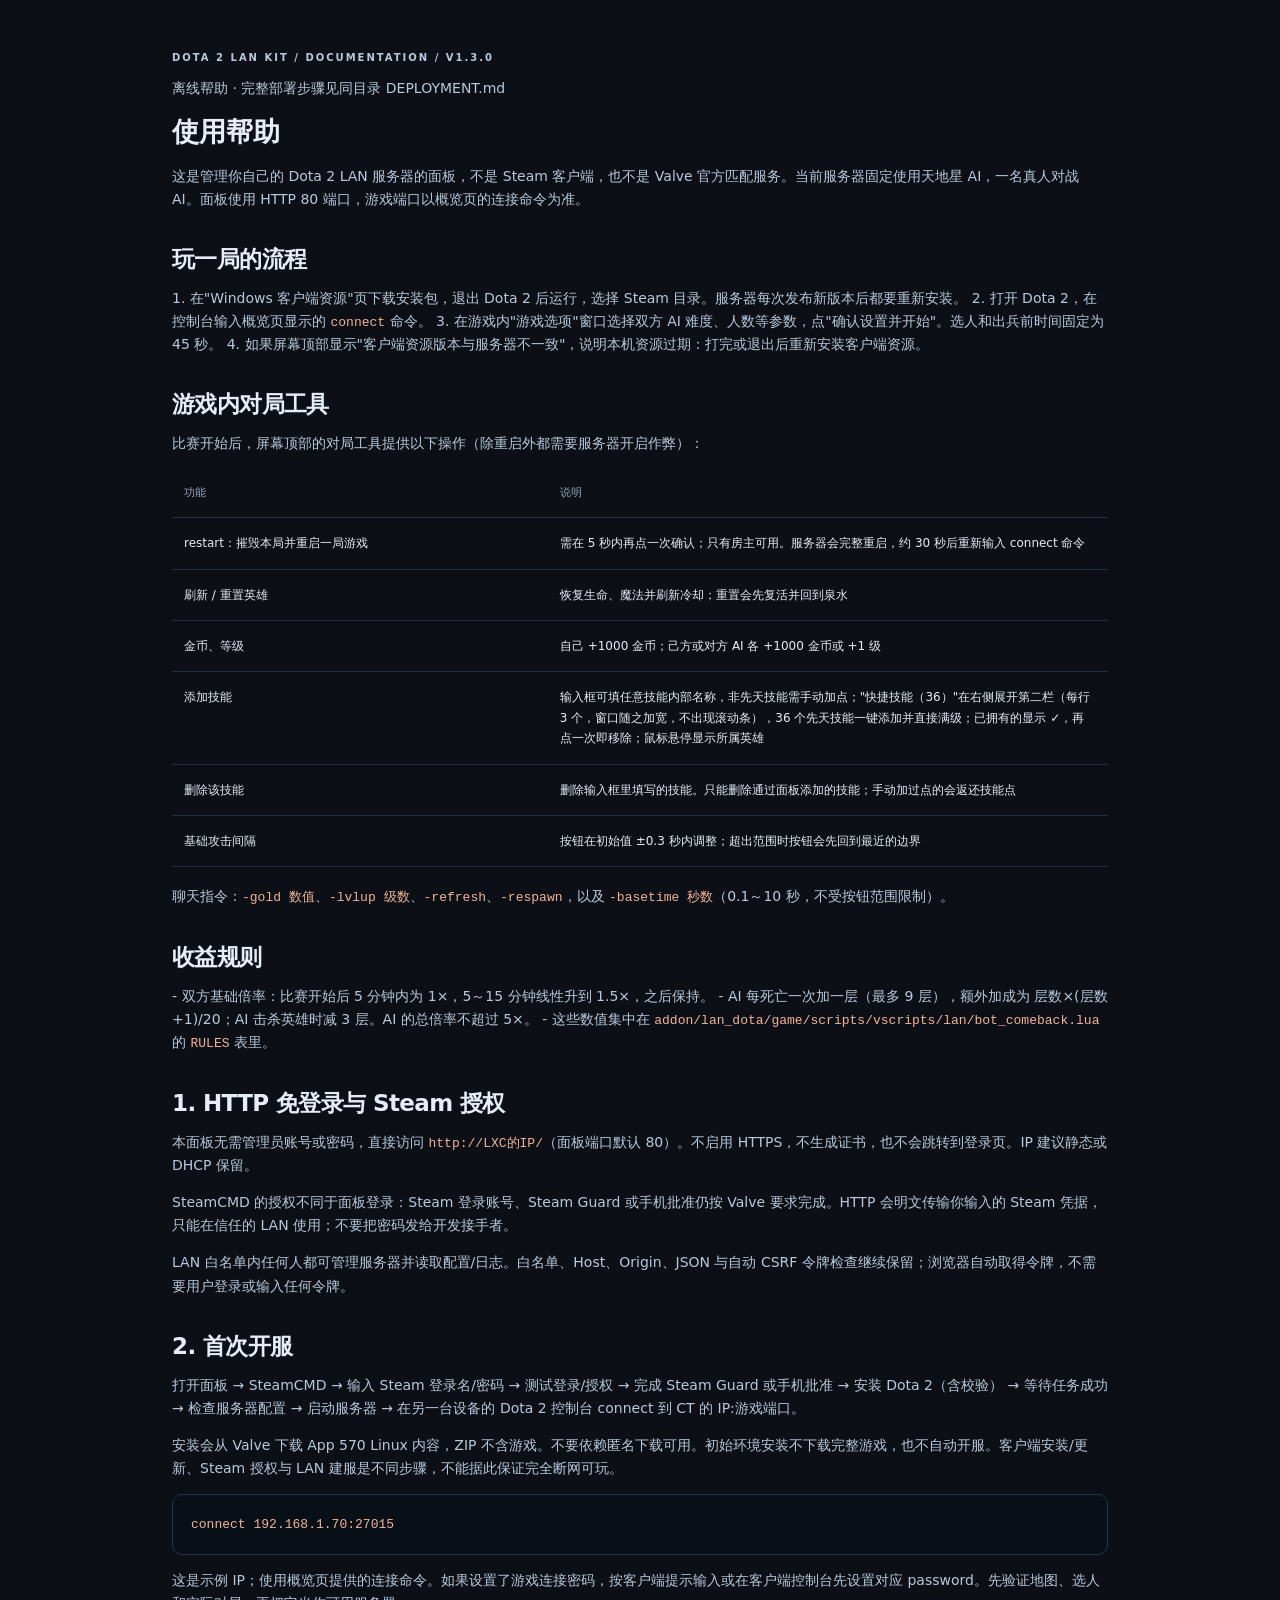
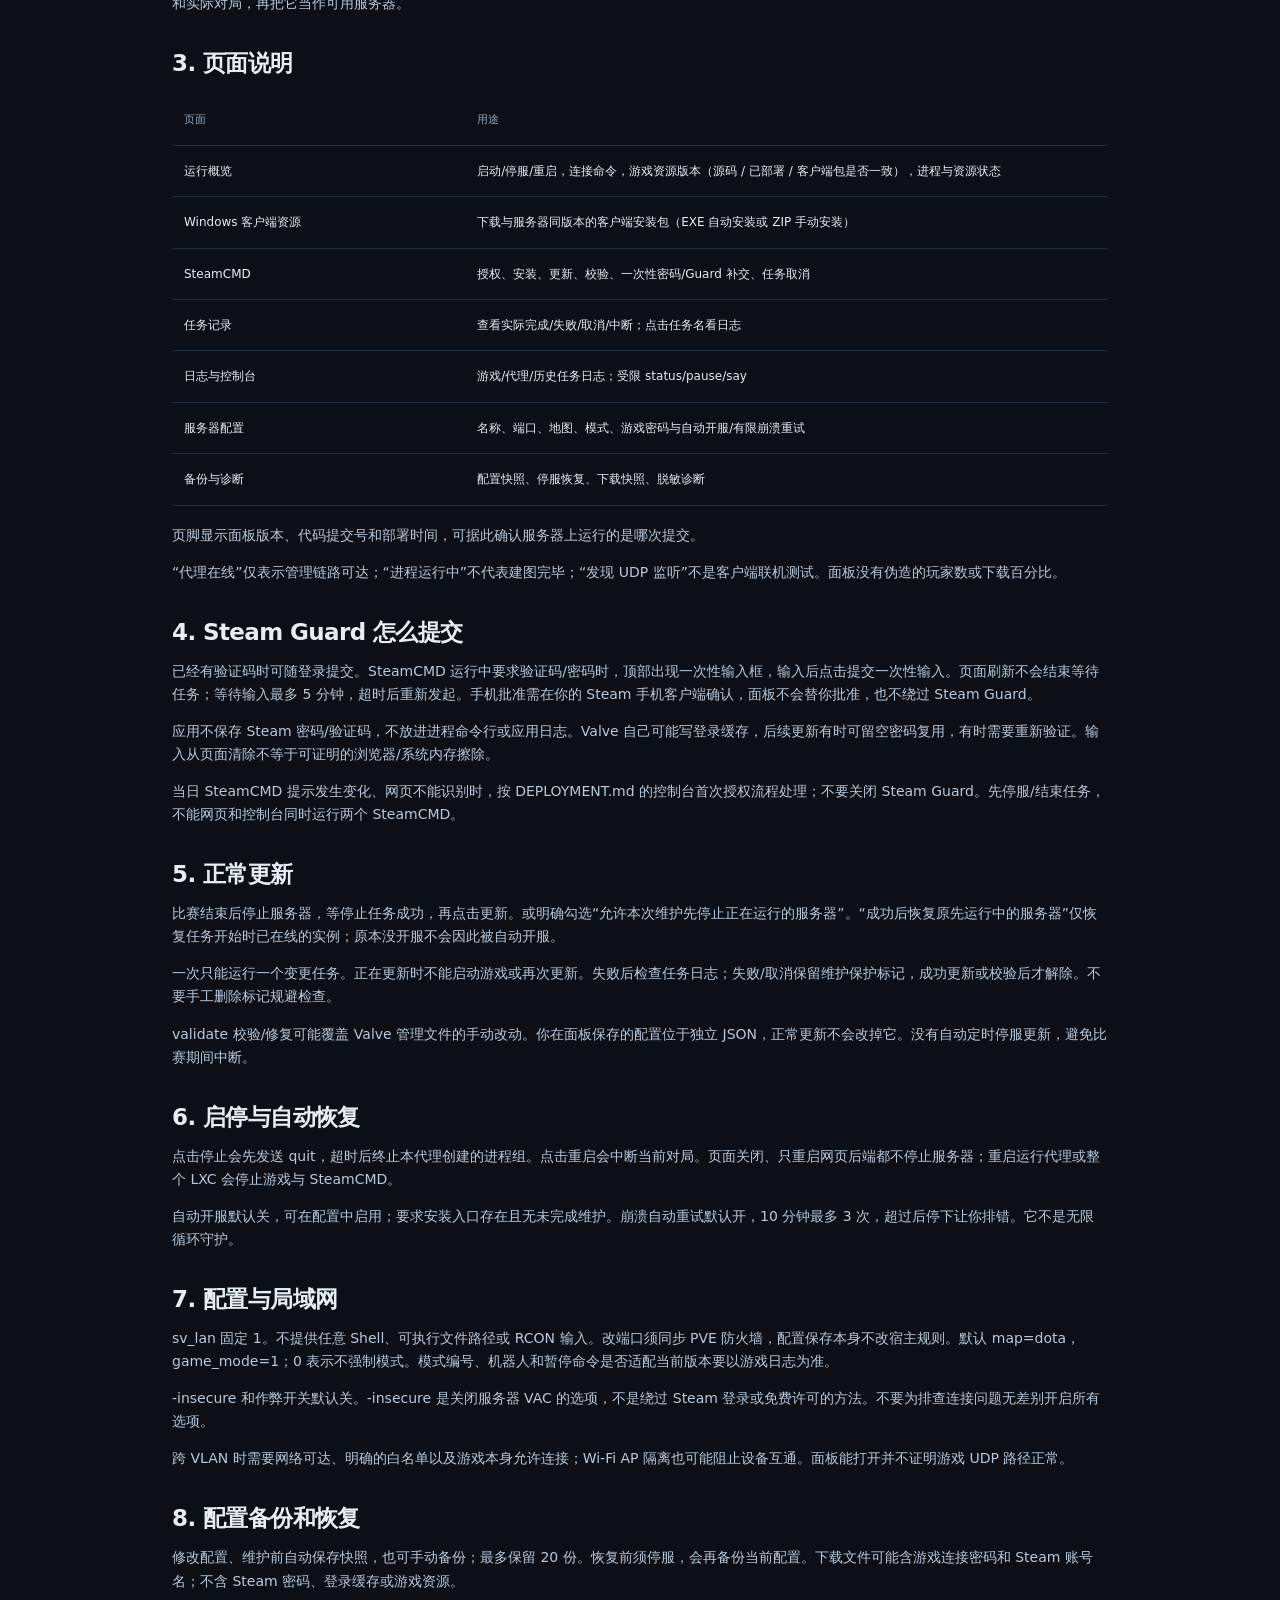
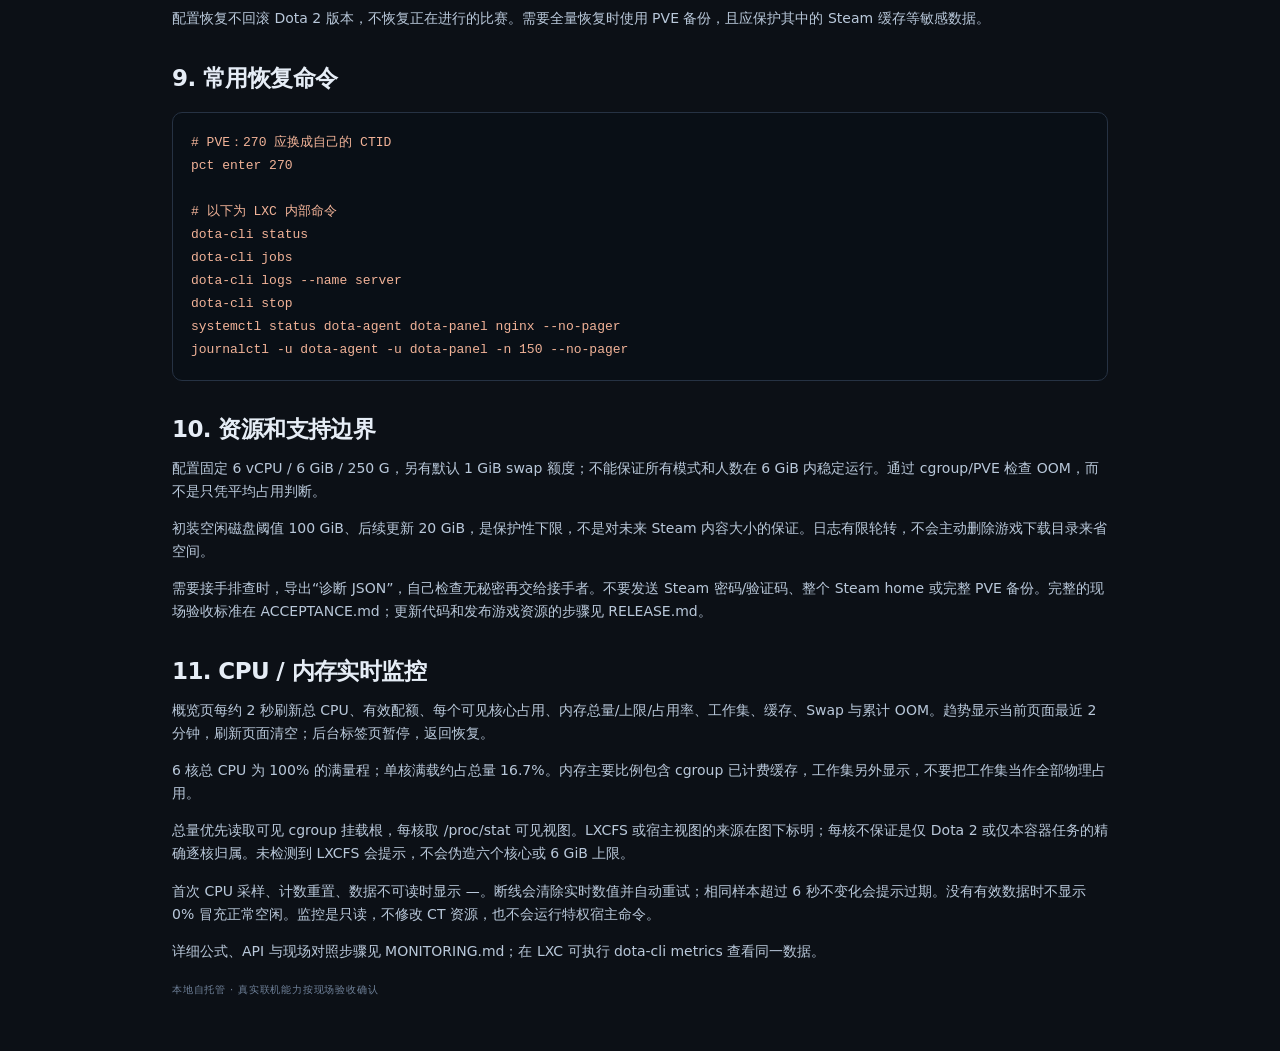
<file: docs/HELP.html>
<!doctype html><html lang="zh-CN"><head><meta charset="utf-8"><meta name="viewport" content="width=device-width,initial-scale=1"><title>Dota 2 LAN · 使用帮助</title><style>:root{--bg:#0c1016;--panel:#141b25;--panel2:#182230;--line:#263243;--text:#e6edf6;--muted:#93a4b9;--accent:#f17954;--mint:#84d7b4;--red:#ed8a91;--radius:16px;font-family:Inter,"Noto Sans SC","Microsoft YaHei",system-ui,-apple-system,sans-serif;color-scheme:dark}
*{box-sizing:border-box}body{margin:0;background:var(--bg);color:var(--text);font-size:14px;line-height:1.65}button,input,select{font:inherit}button,a,input,select{outline-offset:4px}a{color:var(--accent);text-decoration:none}a:hover{text-decoration:underline}button,.button{border:1px solid var(--line);border-radius:9px;padding:10px 17px;cursor:pointer;transition:background .15s,color .15s;white-space:nowrap}button:disabled{opacity:.45;cursor:not-allowed}button:hover{filter:brightness(1.12)}button:focus-visible,a:focus-visible,input:focus-visible,select:focus-visible{outline:2px solid var(--accent)}.button{display:inline-block;text-align:center}.primary{background:var(--accent);border-color:var(--accent);color:#16191d;font-weight:700}.secondary{background:#222f40;color:var(--text)}.ghost{background:transparent;border-color:transparent;color:var(--muted)}.danger-button{background:#332129;border-color:#5b353e;color:var(--red)}.wide{width:100%}.muted,.footnote,small{color:var(--muted)}.footnote{font-size:12px;line-height:1.85}.eyebrow{font-size:10px;font-weight:700;letter-spacing:2px;color:var(--muted);margin:0 0 10px}h1,h2,h3,p{margin-top:0}h1{font-size:27px;line-height:1.3;margin-bottom:0}h2{font-size:32px;margin-bottom:8px;letter-spacing:-.6px}h3{font-size:16px;font-weight:650;margin-bottom:15px}code{font-family:ui-monospace,SFMono-Regular,Consolas,monospace;font-size:.93em;overflow-wrap:anywhere}input,select{border:1px solid #344257;border-radius:8px;background:#0d141d;color:var(--text);padding:10px 12px;width:100%;min-width:0}input[type=checkbox]{width:16px;height:16px;accent-color:var(--accent);flex-shrink:0}label{display:flex;flex-direction:column;gap:7px;font-size:13px;color:var(--muted)}label small{font-size:11px}.check{display:flex;flex-direction:row;align-items:center;gap:10px;margin:12px 0}.form-stack{display:grid;gap:14px}.form-grid{display:grid;grid-template-columns:1fr 1fr;gap:20px;margin:22px 0}.inline-form{display:flex;gap:10px;margin-top:17px}.inline-form input{flex:1}.error{color:var(--red)}[hidden]{display:none!important}.brand-mark{display:grid;place-items:center;width:57px;height:57px;background:var(--accent);color:#161b22;border-radius:14px;font-size:23px;font-weight:900;letter-spacing:-2px;margin-bottom:25px}.brand-mark.small{width:40px;height:40px;border-radius:10px;font-size:18px;margin:0;flex-shrink:0}.login-shell{min-height:100vh;display:grid;place-items:center;padding:32px;background:radial-gradient(ellipse at 25% 0%,#263348 0,transparent 50%),var(--bg)}.login-card{width:min(440px,100%);padding:38px;background:var(--panel);border:1px solid var(--line);border-radius:22px;box-shadow:0 35px 90px #0004}.login-card h1{font-size:34px;line-height:1.4;margin-bottom:14px}.login-card form{display:grid;gap:17px;margin:25px 0 12px}.login-card .footnote{margin:20px 0 0}.shell{display:grid;grid-template-columns:245px minmax(0,1fr);min-height:100vh}.sidebar{background:#101720;border-right:1px solid var(--line);padding:32px 22px;position:sticky;top:0;height:100vh;display:flex;flex-direction:column}.brand{display:flex;align-items:center;gap:11px;margin:2px 0 45px}.brand strong{font-size:13px;letter-spacing:1.1px}.brand small{display:block;font-size:10px;margin-top:2px}.nav-caption{font-size:11px;letter-spacing:1px;color:var(--muted);margin:0 12px 12px}nav{display:grid;gap:6px}.nav{width:100%;text-align:left;border:0;background:transparent;color:var(--muted);padding:13px 15px;display:flex;gap:12px}.nav span{min-width:20px;font-size:16px}.nav.active{background:#2b2426;color:#ffae91}.sidebar-bottom{margin-top:auto}.help-link{display:block;padding:17px 12px;font-size:13px;color:var(--text)}.platform{padding:18px 12px 0;border-top:1px solid var(--line);font-size:11px;color:var(--muted)}.platform small{display:block;font-size:10px;margin-top:5px}.dot{display:inline-block;width:6px;height:6px;border-radius:50%;background:var(--mint);margin-right:5px}main{padding:35px 38px 20px;max-width:1640px;width:100%;margin:0 auto}.topbar{display:flex;justify-content:space-between;align-items:center;margin-bottom:32px;gap:20px}.top-actions{display:flex;align-items:center;gap:12px}.badge{display:inline-block;padding:5px 10px;border-radius:6px;background:#223043;color:#bccce0;border:1px solid #34465e;font-size:11px;white-space:nowrap}.badge.accent{background:#29372f;border-color:#3d5749;color:#a4dfbf;letter-spacing:1px}.card{border:1px solid var(--line);background:var(--panel);border-radius:var(--radius);padding:25px;margin-bottom:22px}.hero{display:flex;justify-content:space-between;gap:25px;padding:32px;background:linear-gradient(120deg,#1c2939,#151c25 70%)}.state-line{color:var(--mint);font-weight:550;margin:0 0 15px}.hero-side{text-align:right;display:flex;flex-direction:column;align-items:flex-end;justify-content:center;min-width:270px}.hero-side p{margin:20px 0 7px;font-size:10px;letter-spacing:1.5px;color:var(--muted)}.hero-side code{font-size:14px;color:#ffbca1}.hero-side button{margin-top:8px;font-size:12px;padding-right:0}.button-row{display:flex;gap:10px;flex-wrap:wrap;align-items:center}.metric-grid{display:grid;grid-template-columns:repeat(4,minmax(0,1fr));gap:18px}.metric{padding:20px}.metric>span{display:block;color:var(--muted);font-size:12px}.metric strong{display:block;font-size:24px;line-height:1.4;margin:10px 0 8px;font-weight:600;letter-spacing:-.5px;overflow-wrap:anywhere}.metric small{font-size:10px}.two-columns{display:grid;grid-template-columns:1.1fr 1fr;gap:22px}.two-columns>.card{min-width:0}.section-head{display:flex;justify-content:space-between;align-items:center;gap:15px;margin-bottom:16px}.section-head h3{margin:0}.section-head .button-row{flex-wrap:nowrap}.section-head select{width:auto}.empty{padding:28px 0;color:var(--muted)}.steps{padding:0;list-style:none;counter-reset:s}.steps li{display:grid;grid-template-columns:27px 1fr;column-gap:10px;margin:0 0 17px;counter-increment:s}.steps li:before{content:counter(s);grid-row:span 2;background:#253144;width:24px;height:24px;border-radius:6px;display:grid;place-items:center;font-size:11px;color:#b2c4d9}.steps b{font-size:13px;line-height:1.3}.steps span{font-size:12px;color:var(--muted)}.notice{border:1px solid #485e49;border-radius:10px;background:#213429;color:#bbdfbd;padding:15px 18px;margin-bottom:22px;font-size:13px}.notice.subtle{background:#18202a;border-color:var(--line);color:var(--muted)}.notice.danger{background:#322127;border-color:#61404a;color:#edb9bd}.input-notice{display:flex;justify-content:space-between;gap:20px;align-items:center;border-color:#625037;background:#30271e;color:#e5ceaa}.input-notice p{margin:5px 0 0;font-size:12px}.input-notice form{display:flex;gap:10px;min-width:300px}.console{background:#080e15;border:1px solid #202d3d;border-radius:11px;padding:20px;font:12px/1.8 ui-monospace,SFMono-Regular,Consolas,monospace;color:#b3c7db;white-space:pre-wrap;word-break:break-word;overflow:auto;height:310px;max-width:100%;margin-bottom:0}.console.tall{height:440px}.stack-buttons{display:grid;gap:11px;margin:24px 0}.table-wrap{overflow:auto}table{border-collapse:collapse;width:100%;text-align:left;font-size:12px;line-height:1.7}th{font-size:11px;color:var(--muted);font-weight:500;padding:10px 12px 15px;border-bottom:1px solid var(--line)}td{padding:15px 12px;border-bottom:1px solid #222e3d;vertical-align:top}td:last-child{max-width:310px}td small{display:block;font-size:10px;word-break:break-all}.table-action{background:none;border:0;padding:0;color:var(--accent);font-size:12px}.backup-list{margin-top:25px}.backup-item{display:flex;justify-content:space-between;align-items:center;gap:10px;padding:12px 0;border-bottom:1px solid var(--line)}.backup-item code{font-size:10px}.backup-item .button-row{gap:4px}.backup-item button,.backup-item a{padding:6px 10px;font-size:11px}.indeterminate{height:3px;border-radius:5px;background:linear-gradient(90deg,var(--panel2),var(--accent),var(--panel2));background-size:200% 100%;animation:move 2s linear infinite;margin:15px 0}@keyframes move{to{background-position:200% 0}}footer{font-size:10px;letter-spacing:.8px;color:#70829a;display:flex;justify-content:space-between;padding:5px 0}.help-shell{max-width:1000px;margin:0 auto;padding:50px 32px}.help-shell h1{margin-bottom:16px}.help-shell h2{font-size:23px;margin-top:30px}.help-shell h3{margin-top:24px}.help-shell p,.help-shell li{color:#b9c8da}.help-shell pre{background:#090f16;border:1px solid var(--line);padding:18px;border-radius:10px;overflow:auto}.help-shell code{color:#f2b398}.help-toc{display:flex;gap:15px;flex-wrap:wrap;padding:18px 0}.help-shell table{margin:18px 0}.help-shell .hero{display:block}
@media(max-width:1150px){.shell{grid-template-columns:205px minmax(0,1fr)}.sidebar{padding:26px 14px}main{padding:28px 24px}.hero{flex-direction:column}.hero-side{text-align:left;align-items:flex-start}.hero-side p{margin-top:12px}.metric-grid{grid-template-columns:repeat(2,1fr)}.two-columns{grid-template-columns:1fr}.input-notice{flex-direction:column;align-items:flex-start}}
@media(max-width:680px){.shell{display:block}.sidebar{position:static;height:auto;padding:18px;border-right:0;border-bottom:1px solid var(--line)}.brand{margin-bottom:18px}.nav-caption,.sidebar-bottom{display:none}nav{display:flex;overflow-x:auto;gap:5px}.nav{width:auto;padding:9px 12px;font-size:12px}.nav span{display:none}main{padding:22px 16px}.topbar{margin-bottom:22px;align-items:flex-start}.topbar h1{font-size:23px}.top-actions{gap:4px;flex-direction:column;align-items:flex-end}.top-actions button{font-size:11px;padding:5px}.card,.hero{padding:20px}.hero h2{font-size:28px}.metric-grid{gap:12px}.metric{padding:17px}.metric strong{font-size:21px}.form-grid{grid-template-columns:1fr;gap:14px}.input-notice form{min-width:0;width:100%}.input-notice input{min-width:0}.section-head{flex-wrap:wrap}.login-card{padding:28px}.help-shell{padding:30px 18px}.eyebrow{letter-spacing:1px;font-size:9px}.backup-item{flex-wrap:wrap}.hero-side{min-width:0}}
@media(prefers-reduced-motion:reduce){*{animation:none!important;transition:none!important}}

/* Live resources: native progress and SVG attributes work with the strict CSP. */
.resource-monitor{margin:22px 0}.resource-grid{display:grid;grid-template-columns:1fr 1fr;gap:30px}.resource-section{min-width:0}.resource-section h4{font-size:13px;font-weight:600;color:var(--muted);margin:12px 0}.resource-value{display:block;font-size:36px;font-variant-numeric:tabular-nums;line-height:1.3;margin:8px 0}.resource-monitor progress{display:block;appearance:none;width:100%;height:7px;border:0;border-radius:8px;overflow:hidden;background:var(--panel2);accent-color:var(--accent)}.resource-monitor progress[hidden]{display:none}.resource-monitor progress::-webkit-progress-bar{background:var(--panel2);border-radius:8px}.resource-monitor progress::-webkit-progress-value{background:var(--accent);border-radius:8px}.resource-monitor progress::-moz-progress-bar{background:var(--accent);border-radius:8px}.resource-chart{display:block;width:100%;height:110px;margin-top:18px;overflow:hidden}.chart-grid{stroke:var(--line);stroke-width:1;fill:none}.chart-line{stroke:var(--accent);stroke-width:2.5;fill:none;stroke-linejoin:round}.memory-line{stroke:#6fcaaf}.chart-caption{display:flex;justify-content:space-between;color:var(--muted);font-size:10px}.cpu-cores{display:grid;gap:10px;margin:18px 0}.cpu-core{display:grid;grid-template-columns:65px minmax(25px,1fr) 55px;gap:12px;align-items:center;font-size:12px}.cpu-core strong{text-align:right;font-size:12px;font-variant-numeric:tabular-nums}.resource-details{display:grid;grid-template-columns:minmax(100px,1fr) auto;gap:14px;font-size:12px;margin:18px 0}.resource-details dt{color:var(--muted)}.resource-details dd{margin:0;text-align:right;font-variant-numeric:tabular-nums}.resource-monitor .footnote{overflow-wrap:anywhere}.resource-monitor .notice{margin-bottom:0}
@media(max-width:900px){.resource-grid{grid-template-columns:1fr;gap:20px}.resource-section+.resource-section{border-top:1px solid var(--line);padding-top:15px}}
/* Workshop manager shares the existing HTTP/no-auth dashboard theme. */
.bot-summary{display:grid;grid-template-columns:125px minmax(0,1fr);gap:14px 18px}.bot-summary dt{color:var(--muted)}.bot-summary dd{margin:0;white-space:pre-line;overflow-wrap:anywhere}.bot-divider{border:0;border-top:1px solid var(--line);margin:24px 0}.bot-library{display:grid;grid-template-columns:repeat(auto-fit,minmax(min(340px,100%),1fr));gap:16px}.bot-library-item{padding:18px;border:1px solid var(--line);border-radius:12px;background:var(--panel2);min-width:0}.bot-library-item h4{margin:0 0 8px;overflow-wrap:anywhere}.bot-library-item .button-row{margin-top:15px;flex-wrap:wrap}#botLookup{white-space:pre-line}#botLog{max-height:360px}@media(max-width:600px){.bot-summary{grid-template-columns:1fr;gap:4px}.bot-summary dd{margin-bottom:14px}#botDownloadForm .button-row{flex-wrap:wrap}}

.hash-wrap{display:block;overflow-wrap:anywhere;font-size:.8rem}.audit-output{white-space:pre-wrap;overflow-wrap:anywhere;font-size:.84rem;line-height:1.7;color:#c5d5df;background:#101c28;border-radius:8px;padding:16px;min-height:130px}

#clientHash { overflow-wrap: anywhere; }
</style></head><body><main class="help-shell"><p class="eyebrow">DOTA 2 LAN KIT / DOCUMENTATION / V1.3.0</p><p class="muted">离线帮助 · 完整部署步骤见同目录 DEPLOYMENT.md</p><h1 id="section-0">使用帮助</h1>
<p>这是管理你自己的 Dota 2 LAN 服务器的面板，不是 Steam 客户端，也不是 Valve 官方匹配服务。当前服务器固定使用天地星 AI，一名真人对战 AI。面板使用 HTTP 80 端口，游戏端口以概览页的连接命令为准。</p>
<h2 id="section-2">玩一局的流程</h2>
<p>1. 在&quot;Windows 客户端资源&quot;页下载安装包，退出 Dota 2 后运行，选择 Steam 目录。服务器每次发布新版本后都要重新安装。 2. 打开 Dota 2，在控制台输入概览页显示的 <code>connect</code> 命令。 3. 在游戏内&quot;游戏选项&quot;窗口选择双方 AI 难度、人数等参数，点&quot;确认设置并开始&quot;。选人和出兵前时间固定为 45 秒。 4. 如果屏幕顶部显示&quot;客户端资源版本与服务器不一致&quot;，说明本机资源过期：打完或退出后重新安装客户端资源。</p>
<h2 id="section-4">游戏内对局工具</h2>
<p>比赛开始后，屏幕顶部的对局工具提供以下操作（除重启外都需要服务器开启作弊）：</p>
<table>
<tr><th>功能</th><th>说明</th></tr>
<tr><td>restart：摧毁本局并重启一局游戏</td><td>需在 5 秒内再点一次确认；只有房主可用。服务器会完整重启，约 30 秒后重新输入 connect 命令</td></tr>
<tr><td>刷新 / 重置英雄</td><td>恢复生命、魔法并刷新冷却；重置会先复活并回到泉水</td></tr>
<tr><td>金币、等级</td><td>自己 +1000 金币；己方或对方 AI 各 +1000 金币或 +1 级</td></tr>
<tr><td>添加技能</td><td>输入框可填任意技能内部名称，非先天技能需手动加点；&quot;快捷技能（36）&quot;在右侧展开第二栏（每行 3 个，窗口随之加宽，不出现滚动条），36 个先天技能一键添加并直接满级；已拥有的显示 ✓，再点一次即移除；鼠标悬停显示所属英雄</td></tr>
<tr><td>删除该技能</td><td>删除输入框里填写的技能。只能删除通过面板添加的技能；手动加过点的会返还技能点</td></tr>
<tr><td>基础攻击间隔</td><td>按钮在初始值 ±0.3 秒内调整；超出范围时按钮会先回到最近的边界</td></tr>
</table>
<p>聊天指令：<code>-gold 数值</code>、<code>-lvlup 级数</code>、<code>-refresh</code>、<code>-respawn</code>，以及 <code>-basetime 秒数</code>（0.1～10 秒，不受按钮范围限制）。</p>
<h2 id="section-16">收益规则</h2>
<p>- 双方基础倍率：比赛开始后 5 分钟内为 1×，5～15 分钟线性升到 1.5×，之后保持。 - AI 每死亡一次加一层（最多 9 层），额外加成为 层数×(层数+1)/20；AI 击杀英雄时减 3 层。AI 的总倍率不超过 5×。 - 这些数值集中在 <code>addon/lan_dota/game/scripts/vscripts/lan/bot_comeback.lua</code> 的 <code>RULES</code> 表里。</p>
<h2 id="section-18">1. HTTP 免登录与 Steam 授权</h2>
<p>本面板无需管理员账号或密码，直接访问 <code>http://LXC的IP/</code>（面板端口默认 80）。不启用 HTTPS，不生成证书，也不会跳转到登录页。IP 建议静态或 DHCP 保留。</p>
<p>SteamCMD 的授权不同于面板登录：Steam 登录账号、Steam Guard 或手机批准仍按 Valve 要求完成。HTTP 会明文传输你输入的 Steam 凭据，只能在信任的 LAN 使用；不要把密码发给开发接手者。</p>
<p>LAN 白名单内任何人都可管理服务器并读取配置/日志。白名单、Host、Origin、JSON 与自动 CSRF 令牌检查继续保留；浏览器自动取得令牌，不需要用户登录或输入任何令牌。</p>
<h2 id="section-22">2. 首次开服</h2>
<p>打开面板 → SteamCMD → 输入 Steam 登录名/密码 → 测试登录/授权 → 完成 Steam Guard 或手机批准 → 安装 Dota 2（含校验） → 等待任务成功 → 检查服务器配置 → 启动服务器 → 在另一台设备的 Dota 2 控制台 connect 到 CT 的 IP:游戏端口。</p>
<p>安装会从 Valve 下载 App 570 Linux 内容，ZIP 不含游戏。不要依赖匿名下载可用。初始环境安装不下载完整游戏，也不自动开服。客户端安装/更新、Steam 授权与 LAN 建服是不同步骤，不能据此保证完全断网可玩。</p>
<pre><code>connect 192.168.1.70:27015</code></pre>
<p>这是示例 IP；使用概览页提供的连接命令。如果设置了游戏连接密码，按客户端提示输入或在客户端控制台先设置对应 password。先验证地图、选人和实际对局，再把它当作可用服务器。</p>
<h2 id="section-27">3. 页面说明</h2>
<table>
<tr><th>页面</th><th>用途</th></tr>
<tr><td>运行概览</td><td>启动/停服/重启，连接命令，游戏资源版本（源码 / 已部署 / 客户端包是否一致），进程与资源状态</td></tr>
<tr><td>Windows 客户端资源</td><td>下载与服务器同版本的客户端安装包（EXE 自动安装或 ZIP 手动安装）</td></tr>
<tr><td>SteamCMD</td><td>授权、安装、更新、校验、一次性密码/Guard 补交、任务取消</td></tr>
<tr><td>任务记录</td><td>查看实际完成/失败/取消/中断；点击任务名看日志</td></tr>
<tr><td>日志与控制台</td><td>游戏/代理/历史任务日志；受限 status/pause/say</td></tr>
<tr><td>服务器配置</td><td>名称、端口、地图、模式、游戏密码与自动开服/有限崩溃重试</td></tr>
<tr><td>备份与诊断</td><td>配置快照、停服恢复、下载快照、脱敏诊断</td></tr>
</table>
<p>页脚显示面板版本、代码提交号和部署时间，可据此确认服务器上运行的是哪次提交。</p>
<p>“代理在线”仅表示管理链路可达；“进程运行中”不代表建图完毕；“发现 UDP 监听”不是客户端联机测试。面板没有伪造的玩家数或下载百分比。</p>
<h2 id="section-40">4. Steam Guard 怎么提交</h2>
<p>已经有验证码时可随登录提交。SteamCMD 运行中要求验证码/密码时，顶部出现一次性输入框，输入后点击提交一次性输入。页面刷新不会结束等待任务；等待输入最多 5 分钟，超时后重新发起。手机批准需在你的 Steam 手机客户端确认，面板不会替你批准，也不绕过 Steam Guard。</p>
<p>应用不保存 Steam 密码/验证码，不放进进程命令行或应用日志。Valve 自己可能写登录缓存，后续更新有时可留空密码复用，有时需要重新验证。输入从页面清除不等于可证明的浏览器/系统内存擦除。</p>
<p>当日 SteamCMD 提示发生变化、网页不能识别时，按 DEPLOYMENT.md 的控制台首次授权流程处理；不要关闭 Steam Guard。先停服/结束任务，不能网页和控制台同时运行两个 SteamCMD。</p>
<h2 id="section-44">5. 正常更新</h2>
<p>比赛结束后停止服务器，等停止任务成功，再点击更新。或明确勾选“允许本次维护先停止正在运行的服务器”。“成功后恢复原先运行中的服务器”仅恢复任务开始时已在线的实例；原本没开服不会因此被自动开服。</p>
<p>一次只能运行一个变更任务。正在更新时不能启动游戏或再次更新。失败后检查任务日志；失败/取消保留维护保护标记，成功更新或校验后才解除。不要手工删除标记规避检查。</p>
<p>validate 校验/修复可能覆盖 Valve 管理文件的手动改动。你在面板保存的配置位于独立 JSON，正常更新不会改掉它。没有自动定时停服更新，避免比赛期间中断。</p>
<h2 id="section-48">6. 启停与自动恢复</h2>
<p>点击停止会先发送 quit，超时后终止本代理创建的进程组。点击重启会中断当前对局。页面关闭、只重启网页后端都不停止服务器；重启运行代理或整个 LXC 会停止游戏与 SteamCMD。</p>
<p>自动开服默认关，可在配置中启用；要求安装入口存在且无未完成维护。崩溃自动重试默认开，10 分钟最多 3 次，超过后停下让你排错。它不是无限循环守护。</p>
<h2 id="section-51">7. 配置与局域网</h2>
<p>sv_lan 固定 1。不提供任意 Shell、可执行文件路径或 RCON 输入。改端口须同步 PVE 防火墙，配置保存本身不改宿主规则。默认 map=dota，game_mode=1；0 表示不强制模式。模式编号、机器人和暂停命令是否适配当前版本要以游戏日志为准。</p>
<p>-insecure 和作弊开关默认关。-insecure 是关闭服务器 VAC 的选项，不是绕过 Steam 登录或免费许可的方法。不要为排查连接问题无差别开启所有选项。</p>
<p>跨 VLAN 时需要网络可达、明确的白名单以及游戏本身允许连接；Wi-Fi AP 隔离也可能阻止设备互通。面板能打开并不证明游戏 UDP 路径正常。</p>
<h2 id="section-55">8. 配置备份和恢复</h2>
<p>修改配置、维护前自动保存快照，也可手动备份；最多保留 20 份。恢复前须停服，会再备份当前配置。下载文件可能含游戏连接密码和 Steam 账号名；不含 Steam 密码、登录缓存或游戏资源。</p>
<p>配置恢复不回滚 Dota 2 版本，不恢复正在进行的比赛。需要全量恢复时使用 PVE 备份，且应保护其中的 Steam 缓存等敏感数据。</p>
<h2 id="section-58">9. 常用恢复命令</h2>
<pre><code># PVE：270 应换成自己的 CTID
pct enter 270

# 以下为 LXC 内部命令
dota-cli status
dota-cli jobs
dota-cli logs --name server
dota-cli stop
systemctl status dota-agent dota-panel nginx --no-pager
journalctl -u dota-agent -u dota-panel -n 150 --no-pager</code></pre>
<h2 id="section-60">10. 资源和支持边界</h2>
<p>配置固定 6 vCPU / 6 GiB / 250 G，另有默认 1 GiB swap 额度；不能保证所有模式和人数在 6 GiB 内稳定运行。通过 cgroup/PVE 检查 OOM，而不是只凭平均占用判断。</p>
<p>初装空闲磁盘阈值 100 GiB、后续更新 20 GiB，是保护性下限，不是对未来 Steam 内容大小的保证。日志有限轮转，不会主动删除游戏下载目录来省空间。</p>
<p>需要接手排查时，导出“诊断 JSON”，自己检查无秘密再交给接手者。不要发送 Steam 密码/验证码、整个 Steam home 或完整 PVE 备份。完整的现场验收标准在 ACCEPTANCE.md；更新代码和发布游戏资源的步骤见 RELEASE.md。</p>
<h2 id="section-64">11. CPU / 内存实时监控</h2>
<p>概览页每约 2 秒刷新总 CPU、有效配额、每个可见核心占用、内存总量/上限/占用率、工作集、缓存、Swap 与累计 OOM。趋势显示当前页面最近 2 分钟，刷新页面清空；后台标签页暂停，返回恢复。</p>
<p>6 核总 CPU 为 100% 的满量程；单核满载约占总量 16.7%。内存主要比例包含 cgroup 已计费缓存，工作集另外显示，不要把工作集当作全部物理占用。</p>
<p>总量优先读取可见 cgroup 挂载根，每核取 /proc/stat 可见视图。LXCFS 或宿主视图的来源在图下标明；每核不保证是仅 Dota 2 或仅本容器任务的精确逐核归属。未检测到 LXCFS 会提示，不会伪造六个核心或 6 GiB 上限。</p>
<p>首次 CPU 采样、计数重置、数据不可读时显示 —。断线会清除实时数值并自动重试；相同样本超过 6 秒不变化会提示过期。没有有效数据时不显示 0% 冒充正常空闲。监控是只读，不修改 CT 资源，也不会运行特权宿主命令。</p>
<p>详细公式、API 与现场对照步骤见 MONITORING.md；在 LXC 可执行 dota-cli metrics 查看同一数据。</p><footer>本地自托管 · 真实联机能力按现场验收确认</footer></main></body></html>
</file>
